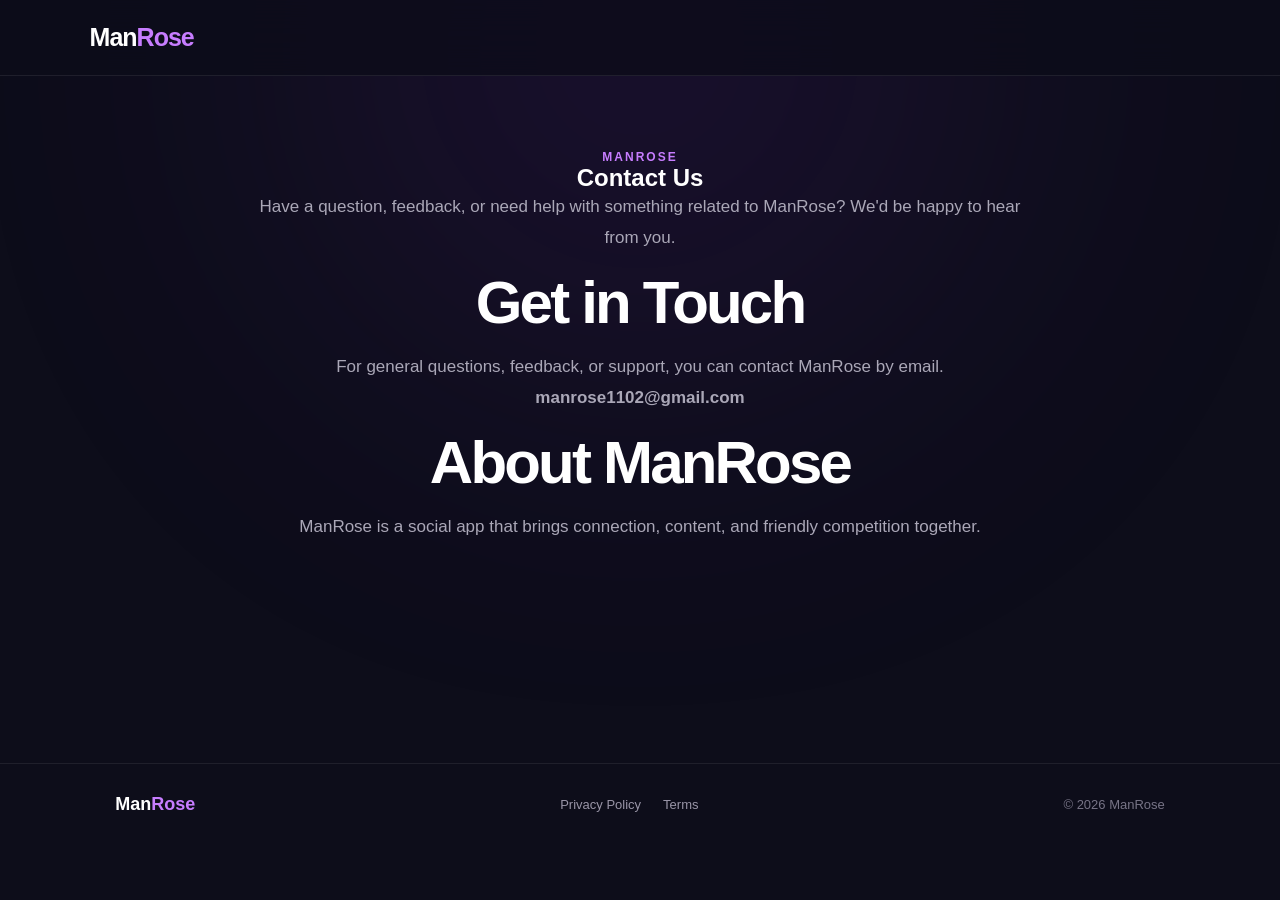
<file: contact.html>
<!DOCTYPE html>
<html lang="en">

<head>

    <meta charset="UTF-8">

    <meta
        name="viewport"
        content="width=device-width, initial-scale=1.0"
    >

    <title>Contact — ManRose</title>

    <meta
        name="description"
        content="Contact ManRose for questions, feedback, or support."
    >

    <link 
        rel="icon" 
        type="image/jpeg"
        href="./images/manrose-icons.jpeg"
    >
    <link
        rel="stylesheet"
        href="style.css"
    >

</head>


<body>


    <header class="navbar">

        <a
            href="index.html"
            class="brand"
        >
            Man<span>Rose</span>
        </a>

    </header>



    <main>

        <section class="about-section">

            <div class="section-label">
                MANROSE
            </div>


            <h1>
                Contact Us
            </h1>


            <p>
                Have a question, feedback, or need help with
                something related to ManRose? We'd be happy to hear
                from you.
            </p>


            <h2>
                Get in Touch
            </h2>


            <p>
                For general questions, feedback, or support, you can
                contact ManRose by email.
            </p>


            <p>

                <a
                    href="mailto:manrose1102@gmail.com"
                >
                    <strong>
                        manrose1102@gmail.com
                    </strong>
                </a>

            </p>


            <h2>
                About ManRose
            </h2>


            <p>
                ManRose is a social app that brings connection,
                content, and friendly competition together.
            </p>


        </section>

    </main>



    <footer class="footer">

        <div class="footer-brand">
            Man<span>Rose</span>
        </div>


        <div class="footer-links">

            <a href="privacy.html">
                Privacy Policy
            </a>

            <a href="terms.html">
                Terms
            </a>

        </div>


        <div class="copyright">
            © 2026 ManRose
        </div>

    </footer>


</body>

</html>
</file>
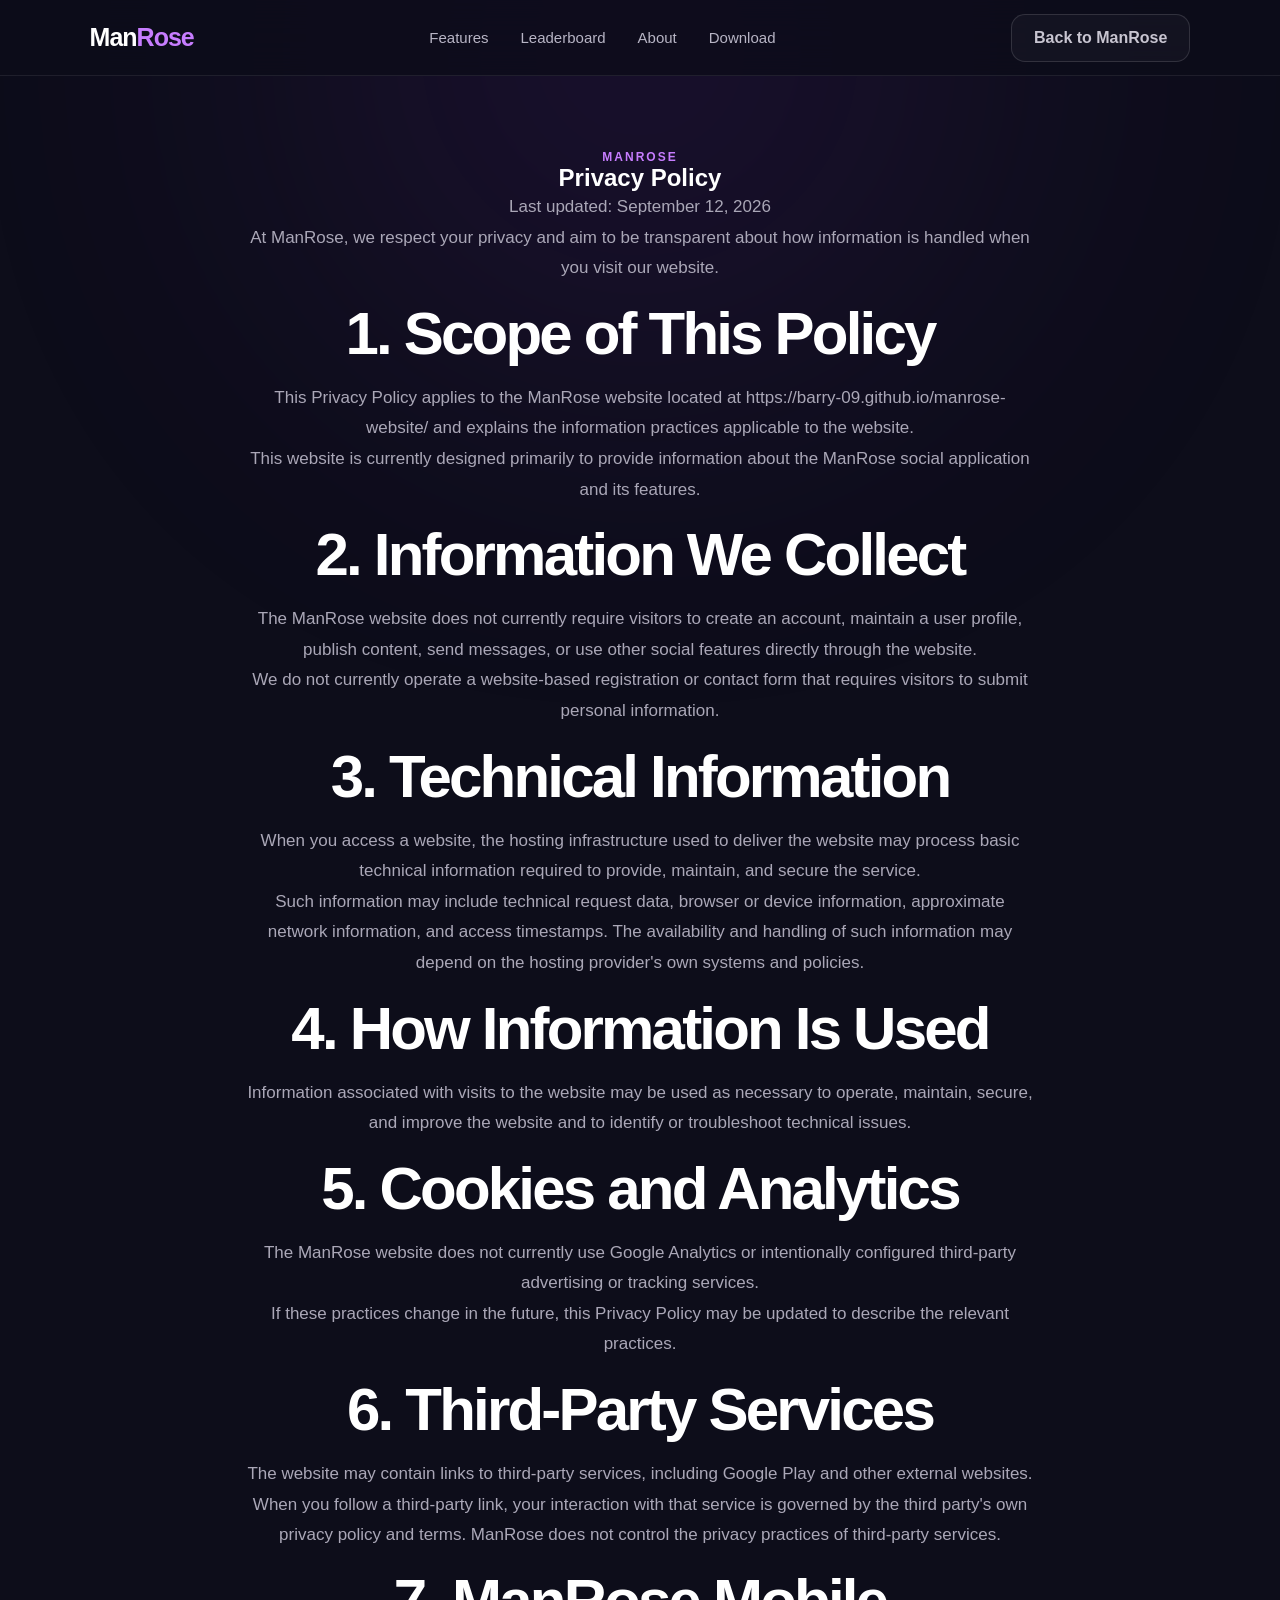
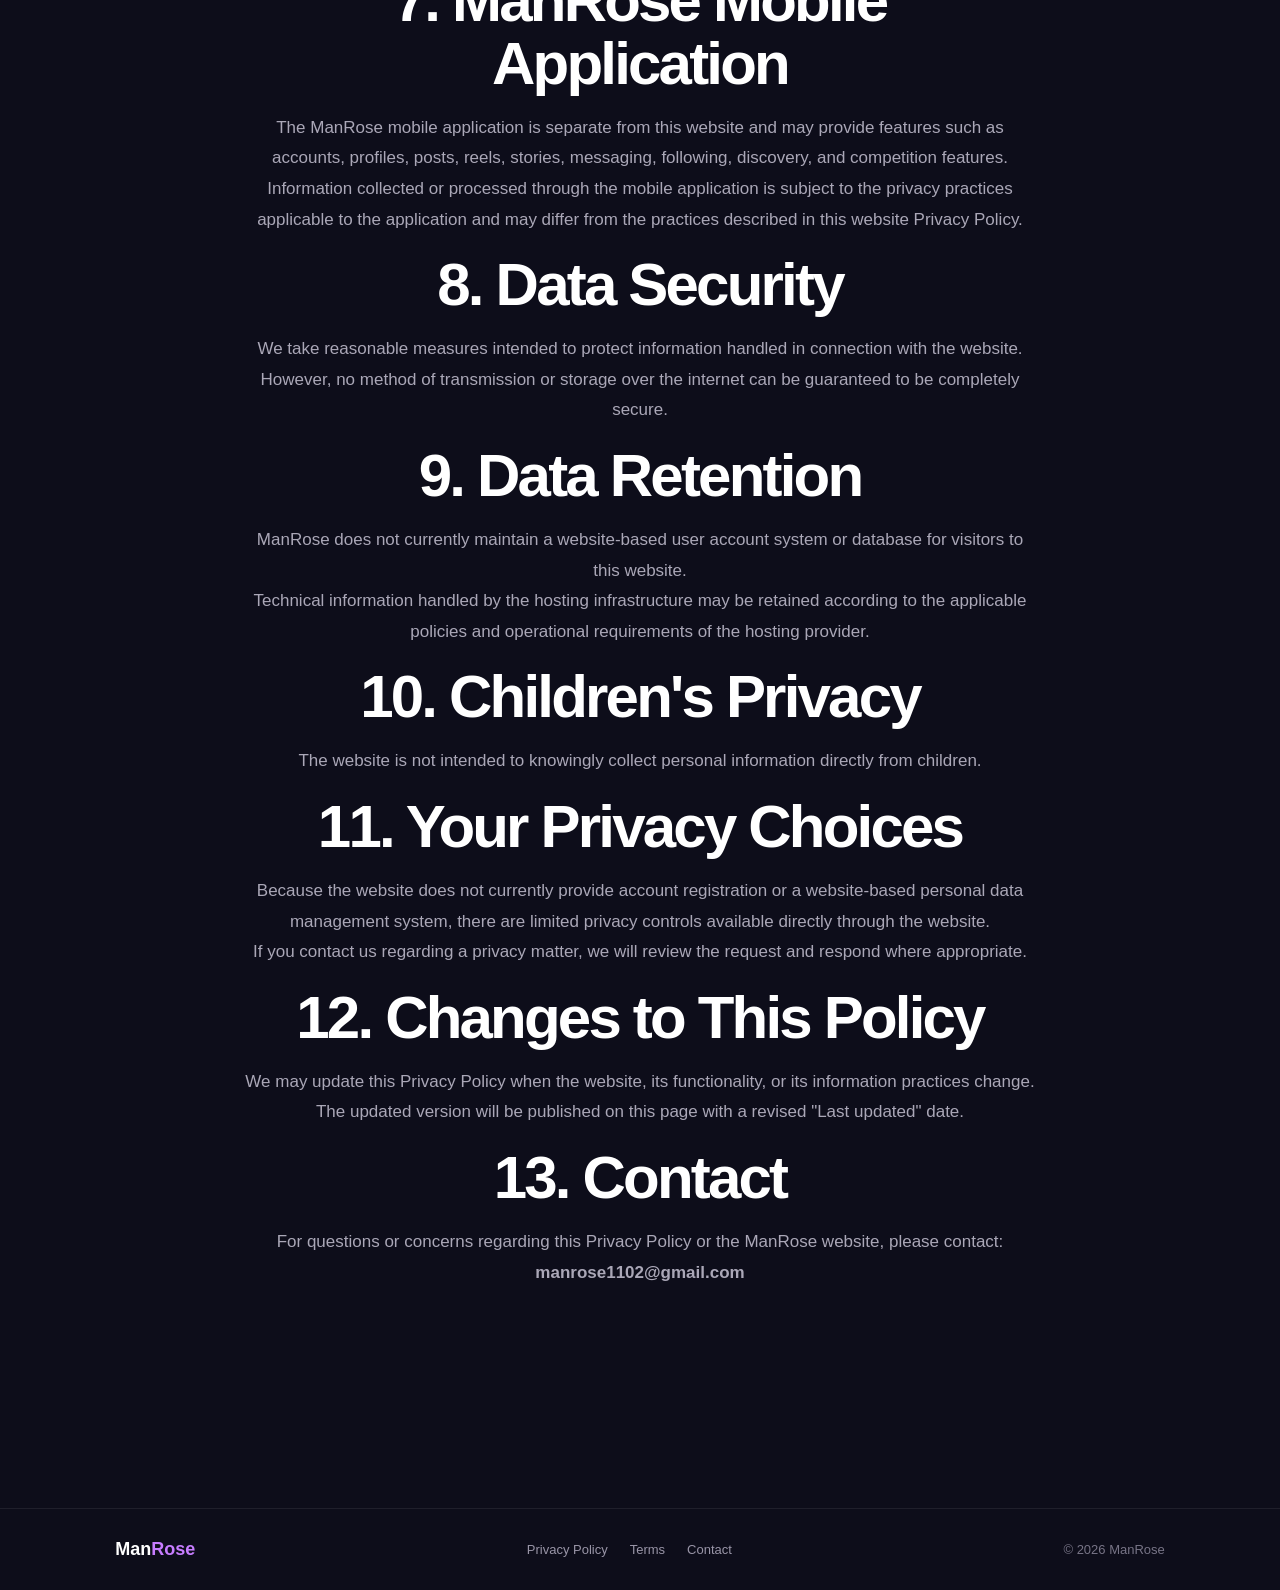
<file: privacy.html>
<!DOCTYPE html>
<html lang="en">

<head>

    <meta charset="UTF-8">

    <meta
        name="viewport"
        content="width=device-width, initial-scale=1.0"
    >

    <title>Privacy Policy — ManRose</title>

    <meta
        name="description"
        content="Privacy Policy for the ManRose website."
    >
    <link 
        rel="icon" 
        type="image/jpeg"
        href="./images/manrose-icons.jpeg"
    >
    <link
        rel="stylesheet"
        href="style.css"
    >

</head>


<body>


    <header class="navbar">

        <a
            href="index.html"
            class="brand"
        >
            Man<span>Rose</span>
        </a>


        <nav class="nav-links">

            <a href="index.html#features">
                Features
            </a>

            <a href="index.html#leaderboard">
                Leaderboard
            </a>

            <a href="index.html#about">
                About
            </a>

            <a href="index.html#download">
                Download
            </a>

        </nav>


        <a
            href="index.html"
            class="secondary-button"
        >
            Back to ManRose
        </a>

    </header>



    <main>


        <section class="about-section">


            <div class="section-label">
                MANROSE
            </div>


            <h1>
                Privacy Policy
            </h1>


            <p>
                Last updated: September 12, 2026
            </p>


            <p>
                At ManRose, we respect your privacy and aim to be
                transparent about how information is handled when you
                visit our website.
            </p>


            <h2>
                1. Scope of This Policy
            </h2>

            <p>
                This Privacy Policy applies to the ManRose website
                located at
                https://barry-09.github.io/manrose-website/
                and explains the information practices applicable to
                the website.
            </p>

            <p>
                This website is currently designed primarily to provide
                information about the ManRose social application and
                its features.
            </p>


            <h2>
                2. Information We Collect
            </h2>

            <p>
                The ManRose website does not currently require visitors
                to create an account, maintain a user profile, publish
                content, send messages, or use other social features
                directly through the website.
            </p>

            <p>
                We do not currently operate a website-based registration
                or contact form that requires visitors to submit
                personal information.
            </p>


            <h2>
                3. Technical Information
            </h2>

            <p>
                When you access a website, the hosting infrastructure
                used to deliver the website may process basic technical
                information required to provide, maintain, and secure
                the service.
            </p>

            <p>
                Such information may include technical request data,
                browser or device information, approximate network
                information, and access timestamps. The availability
                and handling of such information may depend on the
                hosting provider's own systems and policies.
            </p>


            <h2>
                4. How Information Is Used
            </h2>

            <p>
                Information associated with visits to the website may
                be used as necessary to operate, maintain, secure, and
                improve the website and to identify or troubleshoot
                technical issues.
            </p>


            <h2>
                5. Cookies and Analytics
            </h2>

            <p>
                The ManRose website does not currently use Google
                Analytics or intentionally configured third-party
                advertising or tracking services.
            </p>

            <p>
                If these practices change in the future, this Privacy
                Policy may be updated to describe the relevant
                practices.
            </p>


            <h2>
                6. Third-Party Services
            </h2>

            <p>
                The website may contain links to third-party services,
                including Google Play and other external websites.
            </p>

            <p>
                When you follow a third-party link, your interaction
                with that service is governed by the third party's own
                privacy policy and terms. ManRose does not control the
                privacy practices of third-party services.
            </p>


            <h2>
                7. ManRose Mobile Application
            </h2>

            <p>
                The ManRose mobile application is separate from this
                website and may provide features such as accounts,
                profiles, posts, reels, stories, messaging, following,
                discovery, and competition features.
            </p>

            <p>
                Information collected or processed through the mobile
                application is subject to the privacy practices
                applicable to the application and may differ from the
                practices described in this website Privacy Policy.
            </p>


            <h2>
                8. Data Security
            </h2>

            <p>
                We take reasonable measures intended to protect
                information handled in connection with the website.
                However, no method of transmission or storage over the
                internet can be guaranteed to be completely secure.
            </p>


            <h2>
                9. Data Retention
            </h2>

            <p>
                ManRose does not currently maintain a website-based
                user account system or database for visitors to this
                website.
            </p>

            <p>
                Technical information handled by the hosting
                infrastructure may be retained according to the
                applicable policies and operational requirements of
                the hosting provider.
            </p>


            <h2>
                10. Children's Privacy
            </h2>

            <p>
                The website is not intended to knowingly collect
                personal information directly from children.
            </p>


            <h2>
                11. Your Privacy Choices
            </h2>

            <p>
                Because the website does not currently provide
                account registration or a website-based personal data
                management system, there are limited privacy controls
                available directly through the website.
            </p>

            <p>
                If you contact us regarding a privacy matter, we will
                review the request and respond where appropriate.
            </p>


            <h2>
                12. Changes to This Policy
            </h2>

            <p>
                We may update this Privacy Policy when the website,
                its functionality, or its information practices change.
                The updated version will be published on this page with
                a revised "Last updated" date.
            </p>


            <h2>
                13. Contact
            </h2>

            <p>
                For questions or concerns regarding this Privacy Policy
                or the ManRose website, please contact:
            </p>

            <p>

                <a
                    href="mailto:manrose1102@gmail.com"
                >
                    <strong>
                        manrose1102@gmail.com
                    </strong>
                </a>

            </p>


        </section>

    </main>



    <footer class="footer">


        <div class="footer-brand">
            Man<span>Rose</span>
        </div>


        <div class="footer-links">

            <a href="privacy.html">
                Privacy Policy
            </a>

            <a href="terms.html">
                Terms
            </a>

            <a href="contact.html">
                Contact
            </a>

        </div>


        <div class="copyright">
            © 2026 ManRose
        </div>


    </footer>


</body>

</html>
</file>
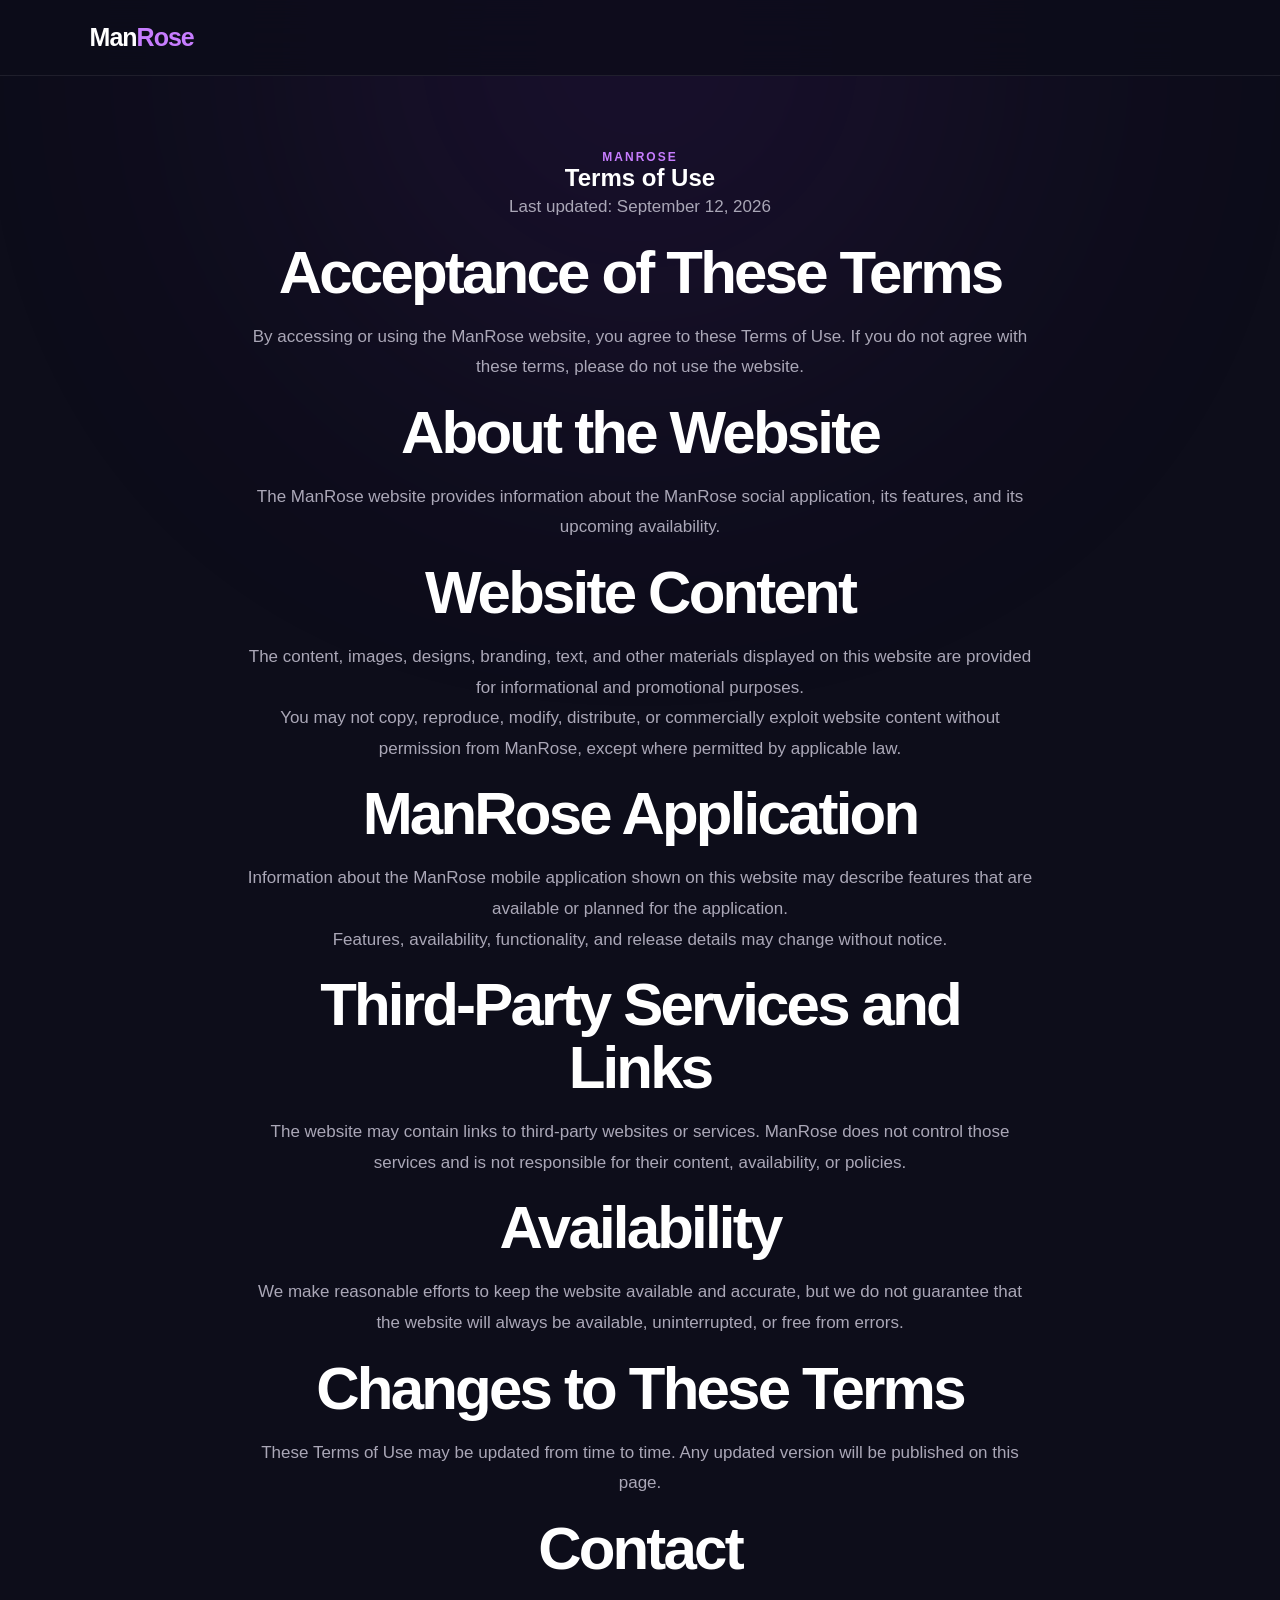
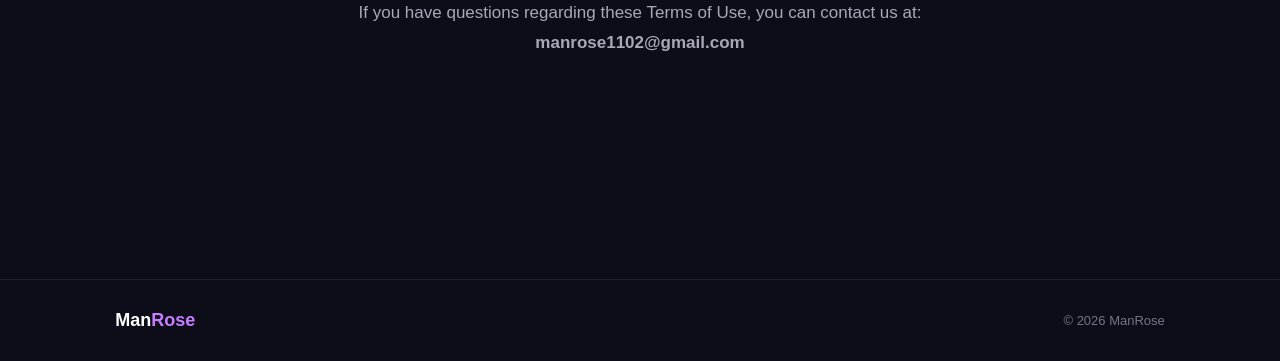
<file: terms.html>
<!DOCTYPE html>
<html lang="en">

<head>

    <meta charset="UTF-8">

    <meta
        name="viewport"
        content="width=device-width, initial-scale=1.0"
    >

    <title>Terms of Use — ManRose</title>

    <meta
        name="description"
        content="Terms of Use for the ManRose website."
    >

    <link 
        rel="icon"
        type="image/jpeg"
        href="./images/manrose-icons.jpeg"
    >
    
    <link
        rel="stylesheet"
        href="style.css"
    >

</head>


<body>


    <header class="navbar">

        <a
            href="index.html"
            class="brand"
        >
            Man<span>Rose</span>
        </a>

    </header>



    <main>

        <section class="about-section">

            <div class="section-label">
                MANROSE
            </div>

            <h1>
                Terms of Use
            </h1>

            <p>
                Last updated: September 12, 2026
            </p>


            <h2>
                Acceptance of These Terms
            </h2>

            <p>
                By accessing or using the ManRose website, you agree
                to these Terms of Use. If you do not agree with these
                terms, please do not use the website.
            </p>


            <h2>
                About the Website
            </h2>

            <p>
                The ManRose website provides information about the
                ManRose social application, its features, and its
                upcoming availability.
            </p>


            <h2>
                Website Content
            </h2>

            <p>
                The content, images, designs, branding, text, and other
                materials displayed on this website are provided for
                informational and promotional purposes.
            </p>

            <p>
                You may not copy, reproduce, modify, distribute, or
                commercially exploit website content without permission
                from ManRose, except where permitted by applicable law.
            </p>


            <h2>
                ManRose Application
            </h2>

            <p>
                Information about the ManRose mobile application shown
                on this website may describe features that are available
                or planned for the application.
            </p>

            <p>
                Features, availability, functionality, and release
                details may change without notice.
            </p>


            <h2>
                Third-Party Services and Links
            </h2>

            <p>
                The website may contain links to third-party websites
                or services. ManRose does not control those services
                and is not responsible for their content, availability,
                or policies.
            </p>


            <h2>
                Availability
            </h2>

            <p>
                We make reasonable efforts to keep the website
                available and accurate, but we do not guarantee that
                the website will always be available, uninterrupted,
                or free from errors.
            </p>


            <h2>
                Changes to These Terms
            </h2>

            <p>
                These Terms of Use may be updated from time to time.
                Any updated version will be published on this page.
            </p>


            <h2>
                Contact
            </h2>

            <p>
                If you have questions regarding these Terms of Use,
                you can contact us at:
            </p>

            <p>
                <strong>
                    manrose1102@gmail.com
                </strong>
            </p>

        </section>

    </main>



    <footer class="footer">

        <div class="footer-brand">
            Man<span>Rose</span>
        </div>

        <div class="copyright">
            © 2026 ManRose
        </div>

    </footer>


</body>

</html>
</file>
<file: style.css>
/* =========================
   RESET
========================= */

* {
    margin: 0;
    padding: 0;
    box-sizing: border-box;
}

html {
    scroll-behavior: smooth;
}

body {
    background: #0D0D1A;
    color: #FFFFFF;
    font-family: Inter, Arial, sans-serif;
    overflow-x: hidden;
}

a {
    text-decoration: none;
    color: inherit;
}


/* =========================
   BACKGROUND
========================= */

body::before {
    content: "";

    position: fixed;

    width: 700px;
    height: 700px;

    top: -300px;
    left: 50%;

    transform: translateX(-50%);

    background: #7B2CBF;

    opacity: 0.12;

    filter: blur(160px);

    border-radius: 50%;

    pointer-events: none;

    z-index: -1;
}


/* =========================
   NAVBAR
========================= */

.navbar {
    position: fixed;

    top: 0;
    left: 0;

    width: 100%;
    height: 76px;

    display: flex;

    align-items: center;

    justify-content: space-between;

    padding: 0 7%;

    background: rgba(13, 13, 26, 0.82);

    backdrop-filter: blur(18px);

    border-bottom: 1px solid rgba(255, 255, 255, 0.08);

    z-index: 1000;
}

.brand {
    font-size: 25px;

    font-weight: 800;

    letter-spacing: -1px;
}

.brand span {
    color: #C77DFF;
}

.nav-links {
    display: flex;

    gap: 32px;
}

.nav-links a {
    color: #B8B5C5;

    font-size: 15px;

    transition: 0.3s;
}

.nav-links a:hover {
    color: #FFFFFF;
}

.menu-button {
    display: none;

    background: none;

    border: none;

    color: white;

    font-size: 25px;

    cursor: pointer;
}


/* =========================
   HERO
========================= */

.hero {
    min-height: 100vh;

    display: grid;

    grid-template-columns: 1.05fr 0.95fr;

    align-items: center;

    gap: 60px;

    padding: 120px 8% 70px;
}

.hero-content {
    max-width: 680px;
}

.hero-badge {
    display: inline-block;

    padding: 9px 15px;

    border: 1px solid rgba(199, 125, 255, 0.35);

    border-radius: 50px;

    background: rgba(123, 44, 191, 0.12);

    color: #D9B8FF;

    font-size: 13px;

    margin-bottom: 25px;
}

.hero h1 {
    font-size: clamp(58px, 7vw, 94px);

    line-height: 0.96;

    letter-spacing: -5px;

    margin-bottom: 28px;
}

.hero h1 span {
    background: linear-gradient(
        90deg,
        #FFFFFF,
        #D6A3FF,
        #9D4EDD
    );

    -webkit-background-clip: text;

    background-clip: text;

    color: transparent;
}

.hero p {
    max-width: 620px;

    color: #AAA7B7;

    font-size: 18px;

    line-height: 1.8;
}


/* =========================
   HERO BUTTONS
========================= */

.hero-buttons {
    display: flex;

    gap: 15px;

    margin-top: 32px;
}

.primary-button,
.secondary-button {
    display: inline-flex;

    align-items: center;

    justify-content: center;

    padding: 14px 22px;

    border-radius: 14px;

    font-weight: 700;

    transition: 0.3s;
}

.primary-button {
    background: linear-gradient(
        135deg,
        #9D4EDD,
        #5A189A
    );

    box-shadow:
        0 15px 45px rgba(123, 44, 191, 0.3);
}

.primary-button:hover {
    transform: translateY(-3px);
}

.secondary-button {
    border: 1px solid rgba(255, 255, 255, 0.13);

    color: #C8C5D1;

    background: rgba(255, 255, 255, 0.03);
}

.secondary-button:hover {
    border-color: rgba(199, 125, 255, 0.45);

    background: rgba(123, 44, 191, 0.08);
}


/* =========================
   HERO VISUAL
========================= */

.hero-visual {
    display: flex;

    align-items: center;

    justify-content: center;

    position: relative;

    width: 100%;
}


/* =========================
   HERO APP SCREENSHOT
========================= */

/*
   Same treatment as Posts,
   Reels, Leaderboard etc.

   No fake phone frame.
   The image itself contains
   the complete ManRose phone.
*/

.hero-phone {
    position: relative;

    width: min(310px, 82%);

    max-height: 590px;

    display: flex;

    align-items: center;

    justify-content: center;

    padding: 0;

    margin: 0 auto;

    background: transparent;

    border: none;

    border-radius: 30px;

    overflow: visible;

    filter:
        drop-shadow(0 35px 50px rgba(0, 0, 0, 0.65))
        drop-shadow(0 0 45px rgba(157, 78, 221, 0.18));

    transition:
        transform 0.45s ease,
        filter 0.45s ease;
}

.hero-phone:hover {
    transform: translateY(-10px) scale(1.015);

    filter:
        drop-shadow(0 45px 60px rgba(0, 0, 0, 0.70))
        drop-shadow(0 0 60px rgba(157, 78, 221, 0.28));
}


/* =========================
   HERO SCREEN CONTAINER
========================= */

.hero-screen {
    position: relative;

    width: 100%;

    height: auto;

    padding: 0 !important;

    margin: 0;

    background: transparent;

    border: none;

    border-radius: 30px;

    overflow: visible;
}


/* =========================
   COMPLETE MANROSE HOME IMAGE
========================= */

.hero-mini-post {
    position: relative;

    width: 100%;

    height: auto;

    max-height: 590px;

    padding: 0;

    margin: 0;

    display: flex;

    align-items: center;

    justify-content: center;

    background: transparent;

    border: none;

    border-radius: 30px;

    overflow: visible;
}

.hero-mini-post img {
    display: block;

    width: 100%;

    height: auto;

    max-width: 100%;

    max-height: 590px;

    object-fit: contain;

    object-position: center;

    margin: 0;

    padding: 0;

    border: none;

    border-radius: 30px;

    background: transparent;

    box-shadow: none;
}


/* =========================
   HIDE OLD PHONE ELEMENTS
========================= */

.phone-notch {
    display: none;
}

.phone-header {
    display: none;
}

.hero-image-placeholder {
    display: none;
}

.mini-card {
    display: none;
}


/* =========================
   MOBILE HERO
========================= */

@media (max-width: 800px) {

    .hero-visual {
        width: 100%;

        padding: 0 10px;
    }

    .hero-phone {
        width: min(310px, 82vw);

        max-height: 570px;
    }

    .hero-screen {
        width: 100%;
    }

    .hero-mini-post {
        width: 100%;

        max-height: 570px;
    }

    .hero-mini-post img {
        width: 100%;

        max-height: 570px;

        object-fit: contain;
    }
}


/* =========================
   SMALL PHONES
========================= */

@media (max-width: 480px) {

    .hero-visual {
        padding: 0 5px;
    }

    .hero-phone {
        width: min(300px, 84vw);

        max-height: 550px;
    }

    .hero-mini-post {
        max-height: 550px;
    }

    .hero-mini-post img {
        max-height: 550px;

        border-radius: 26px;
    }
}

/* =========================
   SECTION HEADING
========================= */

.section-heading {
    max-width: 850px;

    margin: 0 auto;

    padding: 130px 20px 90px;

    text-align: center;
}

.section-label,
.feature-number {
    color: #C77DFF;

    font-size: 12px;

    font-weight: 800;

    letter-spacing: 2px;
}

.section-heading h2,
.about-section h2,
.showcase-section h2 {
    font-size: clamp(40px, 5vw, 60px);

    letter-spacing: -2.8px;

    line-height: 1.05;

    margin: 18px 0;
}

.section-heading h2 span,
.about-section h2 span,
.showcase-section h2 span {
    color: #B875E8;
}

.section-heading p,
.about-section p,
.showcase-description {
    color: #AAA7B7;

    line-height: 1.8;

    font-size: 17px;
}


/* =========================
   FEATURE SECTIONS
========================= */

.feature-section {
    max-width: 1200px;

    min-height: 650px;

    margin: 0 auto 100px;

    padding: 50px 30px;

    display: grid;

    grid-template-columns: 1fr 1fr;

    align-items: center;

    gap: 90px;
}

.feature-section.reverse .feature-visual {
    order: 2;
}

.feature-section.reverse .feature-content {
    order: 1;
}


/* =========================
   FEATURE VISUAL
========================= */

.feature-visual {
    min-height: 600px;

    display: flex;

    align-items: center;

    justify-content: center;

    position: relative;

    border-radius: 40px;

    background:
        radial-gradient(
            circle at center,
            rgba(123, 44, 191, 0.25),
            rgba(13, 13, 26, 0.15) 60%,
            transparent 75%
        );
}


/* =========================
   REAL APP SCREENSHOT
========================= */

.real-phone-image {
    position: relative;

    width: min(310px, 82%);

    max-height: 590px;

    display: flex;

    justify-content: center;

    align-items: center;

    filter:
        drop-shadow(0 35px 50px rgba(0, 0, 0, 0.65))
        drop-shadow(0 0 45px rgba(157, 78, 221, 0.18));

    transition:
        transform 0.45s ease,
        filter 0.45s ease;
}

.real-phone-image:hover {
    transform: translateY(-10px) scale(1.015);

    filter:
        drop-shadow(0 45px 60px rgba(0, 0, 0, 0.7))
        drop-shadow(0 0 60px rgba(157, 78, 221, 0.28));
}

.real-phone-image img {
    display: block;

    width: 100%;

    height: auto;

    max-height: 590px;

    object-fit: contain;

    border-radius: 30px;

    border: 7px solid #29293B;

    background: #080812;

    box-shadow:
        inset 0 0 0 1px rgba(255, 255, 255, 0.08),
        0 0 0 1px rgba(255, 255, 255, 0.05);
}


/* =========================
   SCREENSHOTS WITHOUT NAVBAR
========================= */

.real-phone-image.no-navbar img {
    border-radius: 28px;
}


/* =========================
   FEATURE CONTENT
========================= */

.feature-content {
    max-width: 540px;
}

.feature-content h3 {
    font-size: clamp(40px, 4vw, 54px);

    line-height: 1.05;

    letter-spacing: -2.5px;

    margin: 17px 0;
}

.feature-content p {
    color: #AAA7B7;

    line-height: 1.9;

    font-size: 17px;

    max-width: 500px;
}

.feature-tag {
    display: inline-block;

    margin-top: 25px;

    padding: 9px 14px;

    border-radius: 30px;

    border: 1px solid rgba(199, 125, 255, 0.22);

    background: rgba(123, 44, 191, 0.10);

    color: #CFA4F5;

    font-size: 12px;

    letter-spacing: 0.5px;
}


/* =========================
   PROFILE SHOWCASE
========================= */

.showcase-section {
    max-width: 1200px;

    margin: 80px auto 130px;

    padding: 110px 30px;

    text-align: center;
}

.showcase-description {
    max-width: 650px;

    margin: 0 auto 55px;
}

.showcase-grid {
    display: grid;

    grid-template-columns: 1fr 1fr;

    gap: 35px;

    align-items: start;
}

.showcase-card {
    position: relative;

    padding: 20px;

    border-radius: 32px;

    background:
        linear-gradient(
            145deg,
            rgba(123, 44, 191, 0.16),
            rgba(255, 255, 255, 0.025)
        );

    border: 1px solid rgba(255, 255, 255, 0.08);

    overflow: hidden;

    transition: 0.4s;
}

.showcase-card:hover {
    transform: translateY(-8px);

    border-color: rgba(199, 125, 255, 0.25);
}

.showcase-card img {
    display: block;

    width: min(300px, 90%);

    max-height: 570px;

    object-fit: contain;

    margin: 0 auto;

    border-radius: 28px;

    border: 6px solid #29293B;

    box-shadow:
        0 30px 55px rgba(0, 0, 0, 0.55);
}

.showcase-card-content {
    padding: 25px 10px 8px;
}

.showcase-card-content span {
    color: #C77DFF;

    font-size: 11px;

    font-weight: 800;

    letter-spacing: 2px;
}

.showcase-card-content h3 {
    margin-top: 8px;

    font-size: 22px;
}


/* =========================
   ABOUT
========================= */

.about-section {
    max-width: 850px;

    margin: 30px auto 100px;

    padding: 120px 30px;

    text-align: center;
}


/* =========================
   DOWNLOAD
========================= */

.download-section {
    padding: 0 7% 130px;
}

.download-content {
    max-width: 1100px;

    margin: auto;

    padding: 100px 30px;

    text-align: center;

    border-radius: 38px;

    border: 1px solid rgba(255, 255, 255, 0.09);

    background:
        radial-gradient(
            circle at 50% 20%,
            rgba(157, 78, 221, 0.22),
            transparent 55%
        ),
        linear-gradient(
            145deg,
            rgba(123, 44, 191, 0.18),
            rgba(255, 255, 255, 0.03)
        );

    box-shadow:
        0 30px 80px rgba(0, 0, 0, 0.3);
}

.download-content h2 {
    font-size: clamp(42px, 5vw, 62px);

    letter-spacing: -2.5px;

    margin: 18px 0;
}

.download-content p {
    max-width: 620px;

    margin: 0 auto 30px;

    color: #AAA7B7;

    line-height: 1.8;
}


/* =========================
   FOOTER
========================= */

.footer {
    display: flex;

    justify-content: space-between;

    align-items: center;

    padding: 30px 9%;

    border-top: 1px solid rgba(255, 255, 255, 0.08);

    color: #777486;

    font-size: 13px;
}

.footer-brand {
    color: #FFFFFF;

    font-size: 18px;

    font-weight: 800;
}

.footer-brand span {
    color: #C77DFF;
}

.footer-links {
    display: flex;

    gap: 22px;
}

.footer-links a {
    color: #9995A7;

    transition: 0.3s;
}

.footer-links a:hover {
    color: #FFFFFF;
}


/* =========================
   MOBILE
========================= */

@media (max-width: 800px) {

    .navbar {
        padding: 0 6%;
    }

    .nav-links {
        display: none;
    }

    .menu-button {
        display: block;
    }


    /* HERO */

    .hero {
        grid-template-columns: 1fr;

        padding: 120px 7% 70px;

        text-align: center;

        gap: 55px;
    }

    .hero-content {
        margin: auto;
    }

    .hero p {
        margin: auto;
    }

    .hero-buttons {
        justify-content: center;

        flex-wrap: wrap;
    }

    .hero h1 {
        letter-spacing: -3px;
    }


    /* HERO PHONE */

    .hero-visual {
        width: 100%;
    }

    .hero-phone {
        width: min(340px, 82vw);
    }


    /* FEATURES */

    .feature-section {
        grid-template-columns: 1fr;

        gap: 45px;

        margin-bottom: 80px;

        padding: 30px 20px;

        min-height: auto;
    }

    .feature-section.reverse .feature-visual {
        order: 0;
    }

    .feature-section.reverse .feature-content {
        order: 1;
    }

    .feature-content {
        text-align: center;

        margin: auto;
    }

    .feature-content p {
        margin: auto;
    }

    .feature-content h3 {
        font-size: 38px;
    }

    .feature-visual {
        min-height: 560px;
    }

    .real-phone-image {
        width: min(310px, 88%);
    }

    .real-phone-image img {
        max-height: 540px;
    }


    /* PROFILE */

    .showcase-grid {
        grid-template-columns: 1fr;
    }

    .showcase-section {
        padding: 80px 20px;
    }


    /* FOOTER */

    .footer {
        flex-direction: column;

        gap: 15px;

        text-align: center;
    }

}


/* =========================
   SMALL PHONES
========================= */

@media (max-width: 480px) {

    .hero {
        padding-left: 5%;
        padding-right: 5%;
    }

    .hero h1 {
        font-size: 54px;
    }

    .hero-phone {
        width: min(330px, 88vw);

        border-radius: 38px;
    }

    .hero-screen {
        border-radius: 32px;
    }

    .hero-home-image {
        border-radius: 32px;
    }


    .feature-visual {
        min-height: 500px;
    }

    .real-phone-image {
        width: 82%;
    }

    .real-phone-image img {
        border-width: 5px;

        border-radius: 24px;
    }

    .showcase-card img {
        width: 88%;
    }

}

/* =========================
   HERO HOME IMAGE — SIZE FIX
========================= */

.hero-home-image {
    display: block !important;

    width: 310px !important;
    max-width: 310px !important;

    height: auto !important;
    max-height: 590px !important;

    object-fit: contain !important;
    object-position: center !important;

    margin: 0 auto !important;
    padding: 0 !important;

    border: none !important;
    border-radius: 0 !important;
}


/* HERO IMAGE CONTAINER */

.hero-visual {
    display: flex !important;
    align-items: center !important;
    justify-content: center !important;

    overflow: hidden !important;
}


/* DESKTOP */

@media (min-width: 801px) {

    .hero-home-image {
        width: 310px !important;
        max-width: 310px !important;
        max-height: 590px !important;
    }

}


/* MOBILE */

@media (max-width: 800px) {

    .hero-home-image {
        width: 280px !important;
        max-width: 280px !important;
        max-height: 540px !important;
    }

}


/* SMALL MOBILE */

@media (max-width: 480px) {

    .hero-home-image {
        width: 250px !important;
        max-width: 250px !important;
        max-height: 500px !important;
    }

}
</file>
